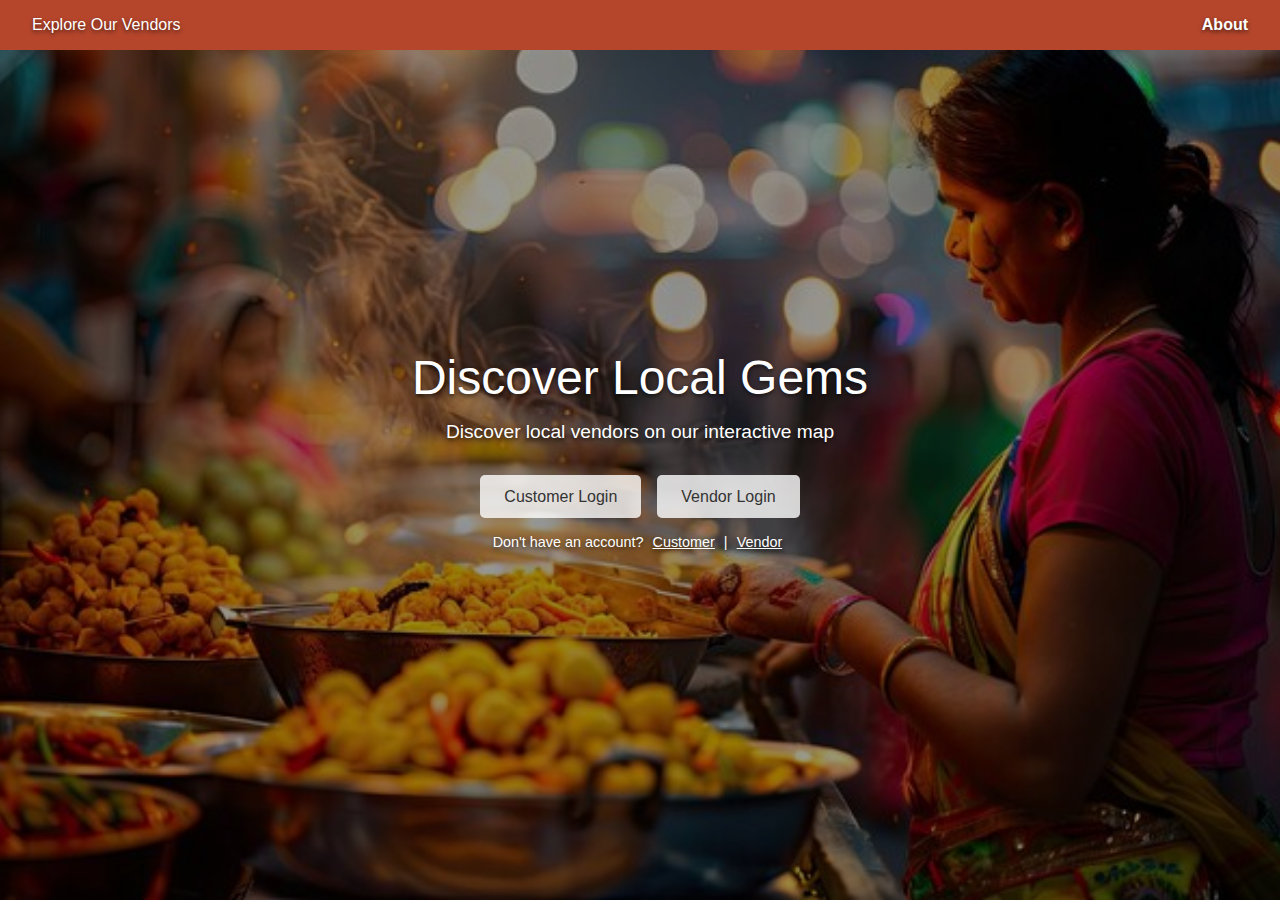
<file: index.html>
<!DOCTYPE html>
<html lang="en">
<head>
  <meta charset="UTF-8" />
  <meta name="viewport" content="width=device-width, initial-scale=1.0"/>
  <title>Local Vendor Map</title>
  <style>
    * {
      margin: 0;
      padding: 0;
      box-sizing: border-box;
    }

    body, html {
      height: 100%;
      font-family: 'Segoe UI', Tahoma, Geneva, Verdana, sans-serif;
    }

    .hero {
      background: url('assests/image.png') center/cover no-repeat;
      height: 100vh;
      display: flex;
      flex-direction: column;
      justify-content: center;
      align-items: center;
      color: white;
      text-shadow: 0 2px 4px rgba(0,0,0,0.6);
      position: relative;
    }

    .overlay {
      position: absolute;
      top: 0; left: 0;
      height: 100%; width: 100%;
      background-color: rgba(0, 0, 0, 0.4);
      z-index: 0;
    }

    .content {
      z-index: 1;
      text-align: center;
    }

    .title {
      font-size: 3rem;
      margin-bottom: 1rem;
    }

    .description {
      font-size: 1.2rem;
      margin-bottom: 2rem;
    }

    .btn-container {
      display: flex;
      gap: 1rem;
      justify-content: center;
      margin-bottom: 1rem;
    }

    .btn {
      background-color: #ffffffcc;
      border: none;
      color: #333;
      padding: 0.8rem 1.5rem;
      font-size: 1rem;
      border-radius: 5px;
      cursor: pointer;
      transition: background 0.3s;
    }

    .btn:hover {
      background-color: #f0f0f0;
    }

    .account-links {
      font-size: 0.9rem;
    }

    .account-links a {
      color: #fff;
      text-decoration: underline;
      margin: 0 5px;
    }

    .navbar {
      position: absolute;
      top: 0;
      width: 100%;
      background-color: #b5462c;
      padding: 1rem 2rem;
      display: flex;
      justify-content: space-between;
      align-items: center;
      z-index: 2;
      color: white;
    }

    .navbar a {
      color: white;
      text-decoration: none;
      font-weight: bold;
    }
  </style>

</head>
<body>
  <div class="hero">
    <div class="overlay"></div>

    <div class="navbar">
        <div>Explore Our Vendors</div>
        <div style="display: flex; gap: 1.5rem;">
          
          <a href="about.html">About</a>
        </div>
      </div>
      

    <div class="content">
      <div class="title">Discover Local Gems</div>
      <div class="description">Discover local vendors on our interactive map</div>

      <div class="btn-container">
        <button class="btn" onclick="location.href='customer-login.html'">Customer Login</button>
        <button class="btn" onclick="location.href='vendor-login.html'">Vendor Login</button>
      </div>

      <div class="account-links">
        Don't have an account?
        <a href="customer-register.html">Customer</a> |
        <a href="vendor-register.html">Vendor</a>
      </div>
    </div>
  </div>
</body>
</html>
</file>
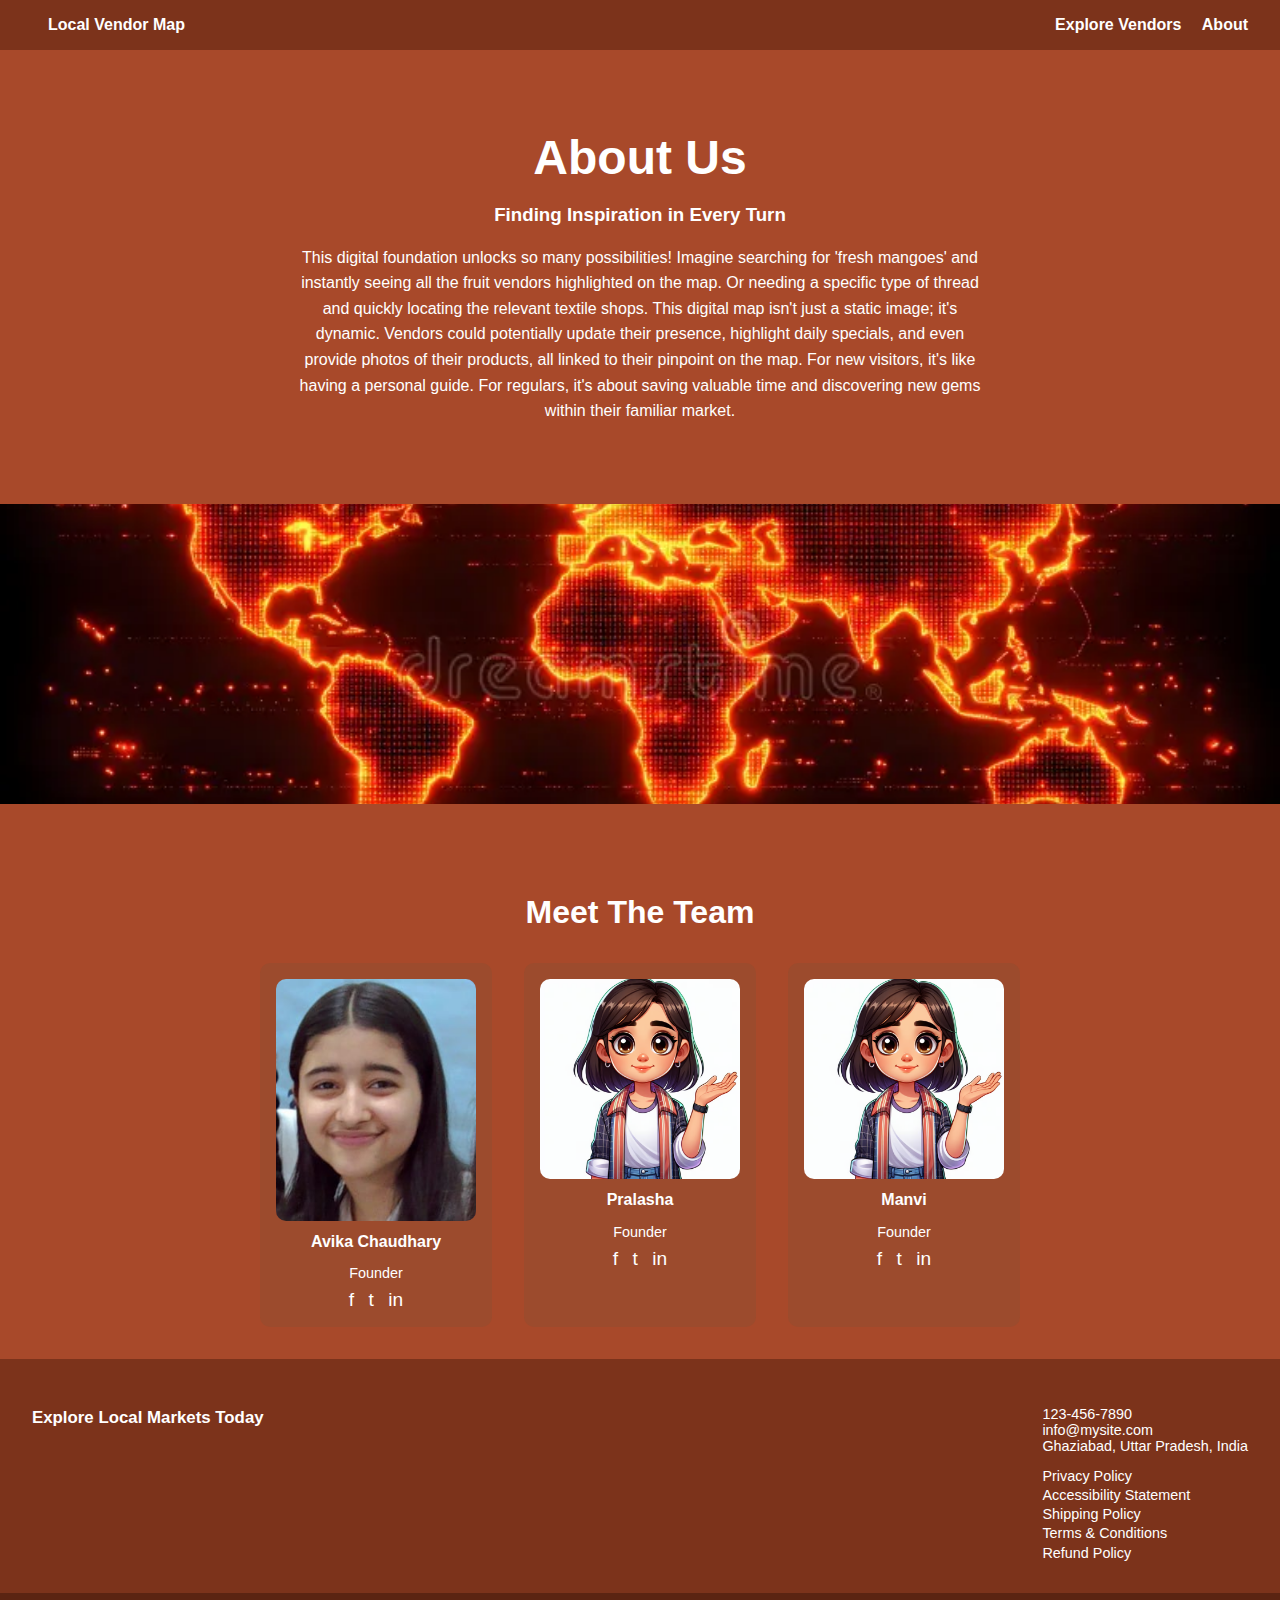
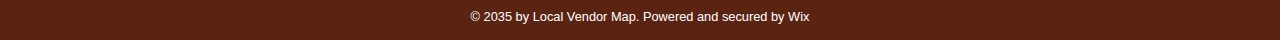
<file: about.html>
<!DOCTYPE html>
<html lang="en">
<head>
  <meta charset="UTF-8" />
  <meta name="viewport" content="width=device-width, initial-scale=1.0"/>
  <title>About Us - Local Vendor Map</title>
  <style>
    body {
      margin: 0;
      font-family: 'Segoe UI', sans-serif;
      background-color: #a8492a;
      color: white;
    }

    .navbar {
      display: flex;
      justify-content: space-between;
      align-items: center;
      padding: 1rem 2rem;
      background-color: #7c331b;
    }

    .navbar a {
      color: white;
      text-decoration: none;
      margin-left: 1rem;
      font-weight: bold;
    }

    .about-header {
      text-align: center;
      padding: 3rem 2rem;
    }

    .about-header h1 {
      font-size: 3rem;
      margin-bottom: 0.5rem;
    }

    .about-header p {
      max-width: 700px;
      margin: 0 auto;
      line-height: 1.6;
    }

    .image-divider {
      width: 100%;
      height: 300px;
      background: url('assests/abo.png') center/cover no-repeat; /* A test GIF */
      margin: 2rem 0;
  }
  

    .team-section {
      text-align: center;
      padding: 2rem;
    }

    .team-section h2 {
      font-size: 2rem;
      margin-bottom: 2rem;
    }

    .team-container {
      display: flex;
      justify-content: center;
      gap: 2rem;
      flex-wrap: wrap;
    }

    .team-member {
      background-color: #9c4b2d;
      padding: 1rem;
      border-radius: 10px;
      width: 200px;
      text-align: center;
    }

    .team-member img {
      width: 100%;
      border-radius: 10px;
    }

    .team-member h4 {
      margin: 0.5rem 0 0.2rem;
    }

    .team-member p {
      font-size: 0.9rem;
      margin-bottom: 0.5rem;
    }

    .team-member .social-icons a {
      margin: 0 5px;
      color: white;
      text-decoration: none;
      font-size: 1.2rem;
    }

    .footer {
      display: flex;
      justify-content: space-between;
      padding: 2rem;
      background-color: #7c331b;
      flex-wrap: wrap;
      font-size: 0.9rem;
    }

    .footer div {
      max-width: 300px;
    }

    .footer a {
      color: white;
      text-decoration: none;
      display: block;
      margin-top: 0.2rem;
    }

    .footer-bottom {
      text-align: center;
      padding: 1rem;
      background-color: #5b2412;
      font-size: 0.8rem;
    }

  </style>
</head>
<body>

  <div class="navbar">
    <div><a href="index.html">Local Vendor Map</a></div>
    <div>
      <a href="#">Explore Vendors</a>
      <a href="about.html">About</a>
    </div>
  </div>

  <div class="about-header">
    <h1>About Us</h1>
    <h3>Finding Inspiration in Every Turn</h3>
    <p>
      This digital foundation unlocks so many possibilities! Imagine searching for 'fresh mangoes' and instantly seeing all the fruit vendors highlighted on the map. Or needing a specific type of thread and quickly locating the relevant textile shops. This digital map isn't just a static image; it's dynamic. Vendors could potentially update their presence, highlight daily specials, and even provide photos of their products, all linked to their pinpoint on the map. For new visitors, it's like having a personal guide. For regulars, it's about saving valuable time and discovering new gems within their familiar market.
    </p>
  </div>

  <div class="image-divider"></div>

  <div class="team-section">
    <h2>Meet The Team</h2>
    <div class="team-container">
      <div class="team-member">
        <img src="assests\avika.png" alt="avika" />
        <h4>Avika Chaudhary</h4>
        <p>Founder</p>
        <div class="social-icons">
          <a href="#">f</a>
          <a href="#">t</a>
          <a href="#">in</a>
        </div>
      </div>
      <div class="team-member">
        <img src="assests\abopho.png" alt="Pralasha" />
        <h4>Pralasha</h4>
        <p>Founder</p>
        <div class="social-icons">
          <a href="#">f</a>
          <a href="#">t</a>
          <a href="#">in</a>
        </div>
      </div>
      <div class="team-member">
        <img src="assests\abopho.png" alt="Manvi" />
        <h4>Manvi</h4>
        <p>Founder</p>
        <div class="social-icons">
          <a href="#">f</a>
          <a href="#">t</a>
          <a href="#">in</a>
        </div>
      </div>
    </div>
  </div>
  

  <div class="footer">
    <div>
      <h3>Explore Local Markets Today</h3>
    </div>
    <div>
      <p>123-456-7890<br>info@mysite.com<br>Ghaziabad, Uttar Pradesh, India</p>
      <div>
        <a href="#">Privacy Policy</a>
        <a href="#">Accessibility Statement</a>
        <a href="#">Shipping Policy</a>
        <a href="#">Terms & Conditions</a>
        <a href="#">Refund Policy</a>
      </div>
    </div>
  </div>

  <div class="footer-bottom">
    © 2035 by Local Vendor Map. Powered and secured by Wix
  </div>

</body>
</html>
</file>
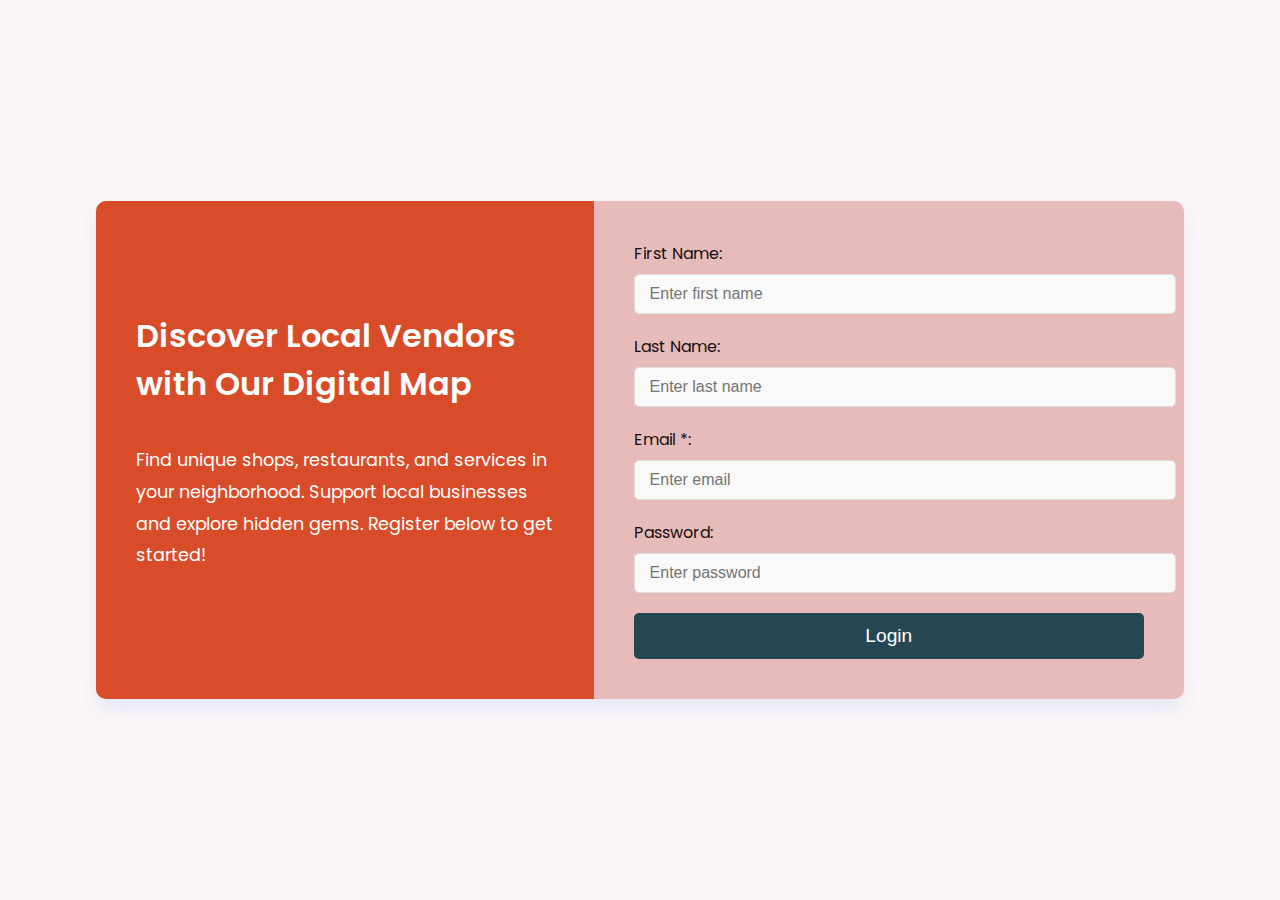
<file: customer-login.html>
<!DOCTYPE html>
<html lang="en">
<head>
    <meta charset="UTF-8">
    <meta name="viewport" content="width=device-width, initial-scale=1.0">
    <title>Login - Discover Local Vendors</title>
    <link href="https://fonts.googleapis.com/css2?family=Poppins:wght@300;400;600&display=swap" rel="stylesheet">
    <style>
        body {
            font-family: 'Poppins', sans-serif;
            background-color: #fcf7f7fa; /* Warm brown color */
            margin: 0;
            display: flex;
            justify-content: center;
            align-items: center;
            min-height: 100vh;
        }
        
        

        .container {
            display: flex;
            width: 85%;
            max-width: 1200px;
            background-color: #e8bbbb;
            border-radius: 10px;
            box-shadow: 0 10px 20px rgba(128, 171, 241, 0.2); /* Subtle shadow */
            overflow: hidden;
        }

        .left-section {
            width: 45%;
            padding: 40px;
            background-color: #d94c29;/* Soft brown-orange */
            color: white;
            display: flex;
            flex-direction: column;
            justify-content: center;
        }

        .left-section h1 {
            font-size: 2em;
            font-weight: 600;
            margin-bottom: 20px;
        }

        .left-section p {
            font-size: 1.1em;
            line-height: 1.8;
        }

        .image-container {
            margin-top: 20px;
            display: flex;
        }

        .image-container img {
            margin-right: 15px;
            max-width: 80px;
            border-radius: 8px;
            box-shadow: 0 4px 8px rgba(0, 0, 0, 0.1); /* Subtle shadow for images */
        }

        .right-section {
            width: 55%;
            padding: 40px;
            display: flex;
            flex-direction: column;
            justify-content: center;
        }

        form {
            width: 100%;
        }

        .form-group {
            margin-bottom: 20px;
        }

        .form-group label {
            display: block;
            font-weight: 400;
            margin-bottom: 8px;
            color: #150d0d; /* Dark gray */
        }

        .form-group input {
            width: 100%;
            padding: 10px 15px;
            font-size: 1em;
            border: 1px solid #DDDDDD; /* Light gray border */
            border-radius: 5px;
            background-color: #F9F9F9; /* Light background */
            outline: none;
            transition: all 0.3s ease;
        }

        .form-group input:focus {
            border-color: #F4A261; /* Matching orange tone */
            background-color: #FFFFFF;
            box-shadow: 0px 0px 5px rgba(244, 162, 97, 0.6); /* Glow effect */
        }

        button[type="submit"] {
            display: block;
            width: 100%;
            padding: 12px 20px;
            font-size: 1.2em;
            font-weight: 500;
            color: #FFFFFF;
            background-color: #264653; /* Deep blue-green */
            border: none;
            border-radius: 5px;
            cursor: pointer;
            transition: background-color 0.3s ease, transform 0.2s ease;
        }

        button[type="submit"]:hover {
            background-color: #2A9D8F; /* Brighter green-blue */
            transform: scale(1.05); /* Button grows slightly */
        }

        /* Responsive Styling */
        @media (max-width: 768px) {
            .container {
                flex-direction: column;
            }

            .left-section, .right-section {
                width: 100%;
                padding: 20px;
            }

            .left-section {
                text-align: center;
            }
             
            .image-container {
                justify-content: center;
            }
            .left-section {
                flex: 1;
                padding: 20px;
                display: flex;
                flex-direction: column;
                justify-content: center;
              }
              
              .image-container {
                margin-bottom: 20px;
              }
              
              .band-image {
                width: 100%;
                height: auto;
                display: block;
                margin-bottom: 15px;
                border-radius: 8px; /* Optional for rounded corners */
              }
        }
    </style>
</head>
<body>
    <div class="container">
        <!-- Left Section -->
        <div class="left-section">
            <h1>Discover Local Vendors with Our Digital Map</h1>
            <p>Find unique shops, restaurants, and services in your neighborhood. Support local businesses and explore hidden gems. Register below to get started!</p>
            <div class="image-container">
                <!-- Replace with your leaf image -->
                
            </div>
        </div>

        <!-- Right Section -->
        <div class="right-section">
            <form action="map.html">
                <div class="form-group">
                    <label for="firstName">First Name:</label>
                    <input type="text" id="firstName" name="firstName" placeholder="Enter first name">
                </div>
                <div class="form-group">
                    <label for="lastName">Last Name:</label>
                    <input type="text" id="lastName" name="lastName" placeholder="Enter last name">
                </div>
                <div class="form-group">
                    <label for="email">Email *:</label>
                    <input type="email" id="email" name="email" placeholder="Enter email" required>
                </div>
                <div class="form-group">
                    <label for="password">Password:</label>
                    <input type="password" id="password" name="password" placeholder="Enter password">
                </div>
                <button type="submit">Login</button>
            </form>
        </div>
    </div>
</body>
</html>
</file>
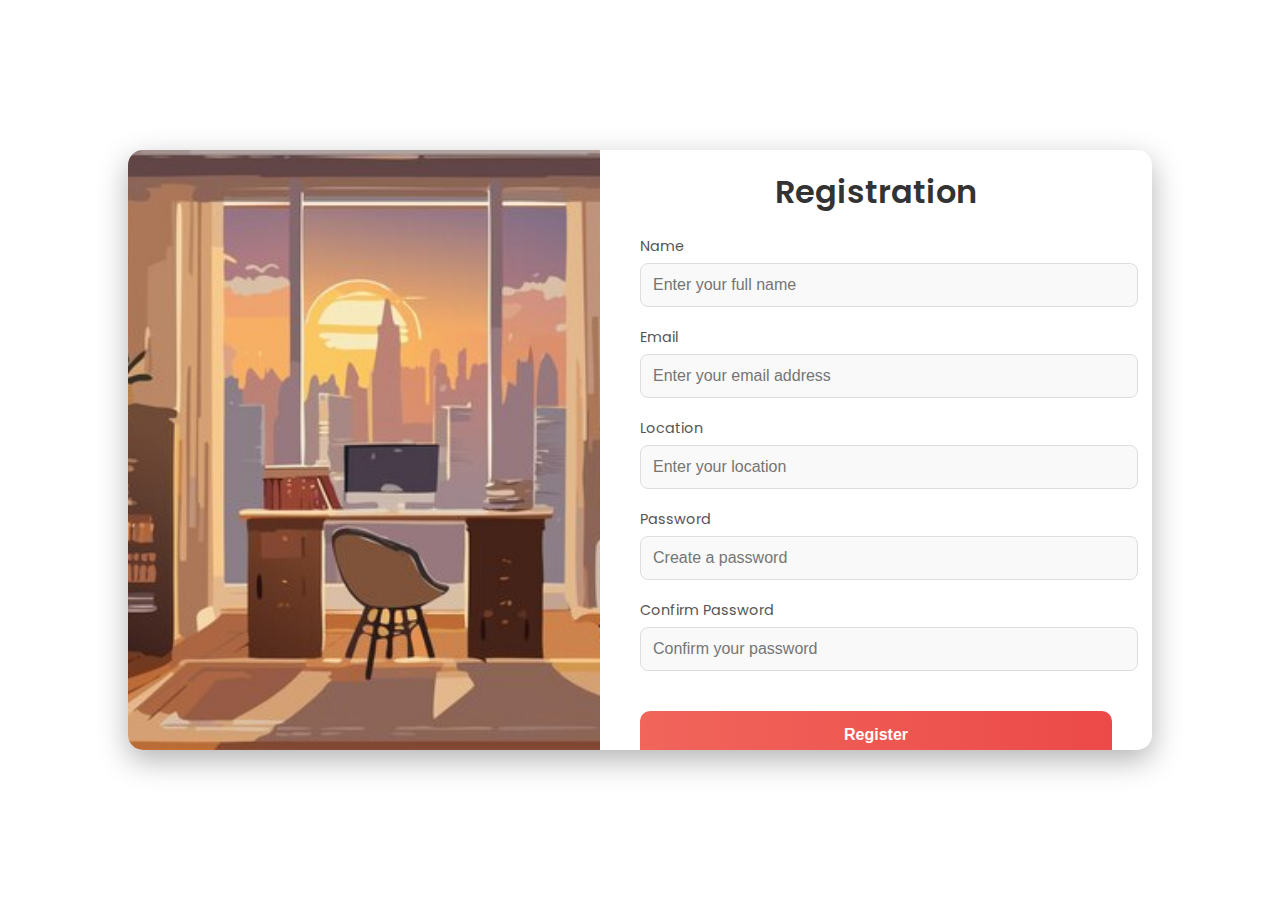
<file: customer-register.html>
<!DOCTYPE html>
<html lang="en">
<head>
    <meta charset="UTF-8">
    <meta name="viewport" content="width=device-width, initial-scale=1.0">
    <title>Customer Registration</title>
    <link href="https://fonts.googleapis.com/css2?family=Poppins:wght@300;400;600&display=swap" rel="stylesheet">
    <style>
        /* General styles */
        body {
            margin: 0;
            padding: 0;
            display: flex;
            justify-content: center;
            align-items: center;
            height: 100vh;
            font-family: 'Poppins', sans-serif;
        }

        /* Main container */
        .container {
            display: flex;
            width: 80%;
            max-width: 1200px;
            height: 600px;
            background-color: #fff;
            border-radius: 15px;
            box-shadow: 0 10px 30px rgba(0, 0, 0, 0.3);
            overflow: hidden;
        }

        /* Left section (image) */
        .left-section {
            flex: 1;
            background-image: url('image1.png'); /* Replace with your image URL */
            background-size: cover;
            background-position: center;
        }

        /* Right section (form content) */
        .right-section {
            flex: 1;
            padding: 40px;
            display: flex;
            flex-direction: column;
            justify-content: center;
        }

        .right-section h2 {
            font-size: 2rem;
            font-weight: 600;
            margin-bottom: 20px;
            text-align: center;
            color: #333;
        }

        .form-group {
            margin-bottom: 20px;
        }

        .form-group label {
            display: block;
            font-size: 0.9rem;
            color: #555;
            margin-bottom: 6px;
        }

        .form-group input {
            width: 100%;
            padding: 12px;
            font-size: 1rem;
            border: 1px solid #ddd;
            border-radius: 8px;
            background-color: #f9f9f9;
        }

        .form-group input:focus {
            border: 1px solid #7f00ff;
            outline: none;
            box-shadow: 0px 0px 8px rgba(127, 0, 255, 0.5);
            background-color: #fff;
        }

        button[type="submit"] {
            margin-top: 20px;
            width: 100%;
            padding: 15px;
            font-size: 1rem;
            font-weight: bold;
            color: white;
            border: none;
            border-radius: 10px;
            background: linear-gradient(to right, #f1655b, #ec4a48);
            cursor: pointer;
            transition: all 0.3s ease;
        }

        button[type="submit"]:hover {
            transform: translateY(-2px);
            box-shadow: 0 8px 15px rgba(127, 0, 255, 0.5);
        }

        /* Media query for mobile responsiveness */
        @media (max-width: 768px) {
            .container {
                flex-direction: column;
                height: auto;
            }

            .left-section {
                height: 200px;
            }

            .right-section {
                padding: 20px;
            }
        }
    </style>
</head>
<body>
    <div class="container">
        <!-- Left section (image) -->
        <div class="left-section">
            <!-- The image is set as the background of the div -->
        </div>

        <!-- Right section (form) -->
        <div class="right-section">
            <h2>Registration</h2>
            <form action="map.html">
                <div class="form-group">
                    <label for="name">Name</label>
                    <input type="text" id="name" name="name" placeholder="Enter your full name" required>
                </div>
                <div class="form-group">
                    <label for="email">Email</label>
                    <input type="email" id="email" name="email" placeholder="Enter your email address" required>
                </div>
                <div class="form-group">
                    <label for="location">Location</label>
                    <input type="text" id="location" name="location" placeholder="Enter your location" required>
                </div>
                <div class="form-group">
                    <label for="password">Password</label>
                    <input type="password" id="password" name="password" placeholder="Create a password" required>
                </div>
                <div class="form-group">
                    <label for="confirmPassword">Confirm Password</label>
                    <input type="password" id="confirmPassword" name="confirmPassword" placeholder="Confirm your password" required>
                </div>
                <button type="submit">Register</button>
            </form>
        </div>
    </div>
</body>
</html>
</file>
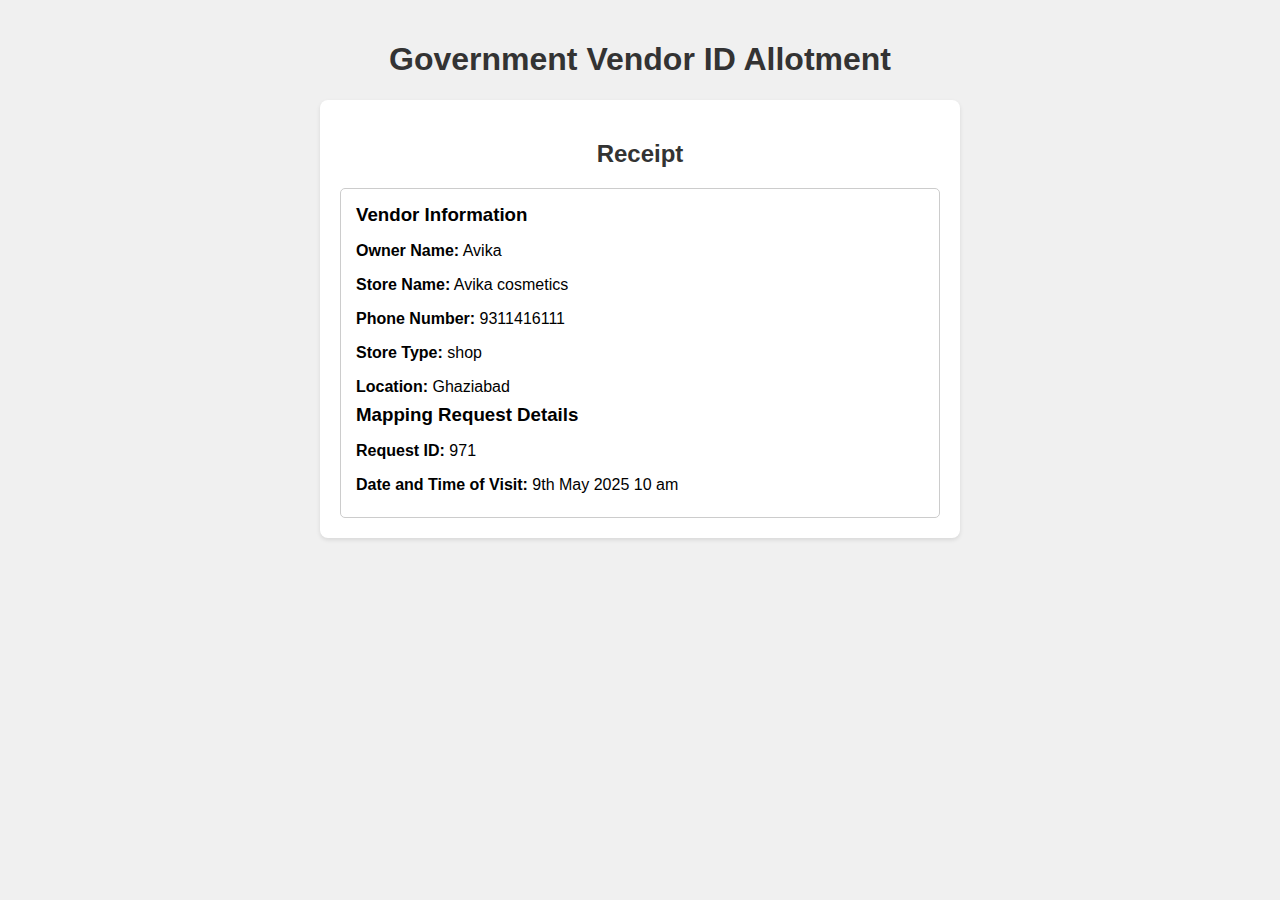
<file: govern.html>
<!DOCTYPE html>
<html lang="en">

<head>
    <meta charset="UTF-8">
    <meta name="viewport" content="width=device-width, initial-scale=1.0">
    <title>Government Vendor ID Allotment</title>
    <style>
        body {
            font-family: sans-serif;
            background-color: #f0f0f0;
            margin: 0;
            padding: 20px;
            display: flex;
            flex-direction: column;
            align-items: center;
        }

        .container {
            background-color: white;
            border-radius: 8px;
            box-shadow: 0 2px 4px rgba(0, 0, 0, 0.1);
            padding: 20px;
            width: 80%;
            max-width: 600px;
            margin-bottom: 20px;
        }

        h1,
        h2 {
            text-align: center;
            color: #333;
        }

        .receipt {
            margin-top: 20px;
            border: 1px solid #ccc;
            padding: 15px;
            border-radius: 5px;
        }

        .receipt h3 {
            margin-top: 0;
            margin-bottom: 10px;
        }

        .receipt p {
            margin-bottom: 8px;
        }
    </style>
</head>

<body>
    <h1>Government Vendor ID Allotment</h1>
    <div class="container">
        <h2>Receipt</h2>
        <div class="receipt">
            <h3>Vendor Information</h3>
            <p><strong>Owner Name:</strong> Avika</p>
            <p><strong>Store Name:</strong> Avika cosmetics</p>
            <p><strong>Phone Number:</strong> 9311416111</p>
            <p><strong>Store Type:</strong> shop</p>
            <p><strong>Location:</strong> Ghaziabad</p>
            <h3>Mapping Request Details</h3>
            <p><strong>Request ID:</strong> 971</p>
            <p><strong>Date and Time of Visit:</strong> 9th May 2025 10 am</p>
        </div>
    </div>
</body>

</html>
</file>
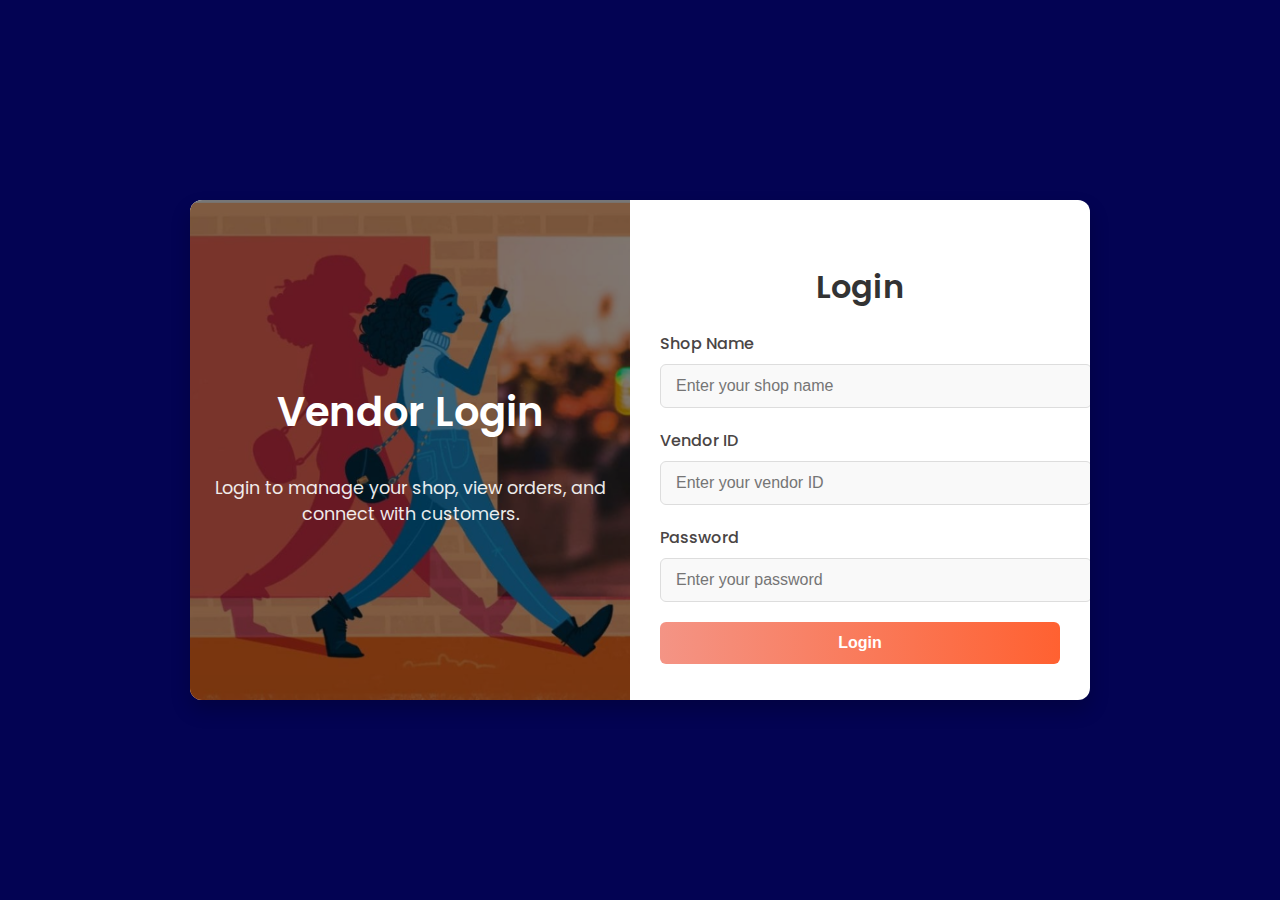
<file: vendor-login.html>
<!DOCTYPE html>
<html lang="en">
<head>
    <meta charset="UTF-8">
    <meta name="viewport" content="width=device-width, initial-scale=1.0">
    <title>Vendor Login</title>
    <link href="https://fonts.googleapis.com/css2?family=Poppins:wght@300;400;600&display=swap" rel="stylesheet">
    <style>
        /* General Body Styling */
        body {
            font-family: 'Poppins', sans-serif;
            margin: 0;
            padding: 0;
            display: flex;
            justify-content: center;
            align-items: center;
            min-height: 100vh;
            background: linear-gradient(to right, #030353, #030353); /* Gradient background for the page */
        }

        /* Main container for the login page */
        .container {
            display: flex;
            width: 85%;
            max-width: 900px;
            height: 500px;
            background-color: #fff;
            border-radius: 12px;
            overflow: hidden;
            box-shadow: 0 10px 20px rgba(0, 0, 0, 0.2);
        }

        /* Left Section Styling (Image + Gradient) */
        .left-section {
            flex: 1;
            background-image: url('assests/vendorlog.png'); /* Replace with your desired image */
            background-size: cover;
            background-position: center;
            position: relative;
            display: flex;
            flex-direction: column;
            justify-content: center;
            align-items: center;
            padding: 20px;
            color: #ffffff;
        }

        .left-section::before {
            content: "";
            position: absolute;
            top: 0;
            left: 0;
            width: 100%;
            height: 100%;
            background: rgba(0, 0, 0, 0.5); /* Adds an overlay on the background image */
            z-index: 1;
        }

        .left-section h1,
        .left-section p {
            position: relative;
            z-index: 2; /* Ensures text appears above the overlay */
        }

        .left-section h1 {
            font-size: 2.5rem;
            font-weight: 600;
            margin-bottom: 15px;
            text-align: center;
        }

        .left-section p {
            font-size: 1.1rem;
            text-align: center;
            opacity: 0.9;
        }

        /* Right Section Styling (Login Form) */
        .right-section {
            flex: 1;
            padding: 40px 30px;
            display: flex;
            flex-direction: column;
            justify-content: center;
        }

        .right-section h2 {
            text-align: center;
            font-size: 2rem;
            font-weight: 600;
            margin-bottom: 20px;
            color: #333;
        }

        .form-group {
            margin-bottom: 20px;
        }

        .form-group label {
            display: block;
            font-weight: 500;
            margin-bottom: 8px;
            color: #4a4545;
        }

        .form-group input {
            width: 100%;
            padding: 12px 15px;
            font-size: 1rem;
            border: 1px solid #ddd;
            border-radius: 6px;
            background-color: #f9f9f9;
            outline: none;
            transition: 0.3s;
        }

        .form-group input:focus {
            background-color: #ffffff;
            border-color: #4facfe;
            box-shadow: 0 4px 8px rgba(79, 172, 254, 0.3); /* Focus Glow */
        }

        button[type="submit"] {
            width: 100%;
            padding: 12px 20px;
            font-size: 1rem;
            font-weight: 600;
            color: #ffffff;
            background: linear-gradient(to right, #f49485, #ff6131);
            border: none;
            border-radius: 6px;
            cursor: pointer;
            transition: transform 0.2s ease, box-shadow 0.2s ease;
        }

        button[type="submit"]:hover {
            transform: translateY(-2px);
            box-shadow: 0 6px 12px rgba(79, 172, 254, 0.4);
        }

        /* Media Query for Responsive Design */
        @media (max-width: 768px) {
            .container {
                flex-direction: column;
                height: auto;
            }

            .left-section,
            .right-section {
                width: 100%;
                height: auto;
            }

            .left-section {
                padding: 20px;
            }
        }
    </style>
</head>
<body>
    <div class="container">
        <!-- Left Side with Background Image -->
        <div class="left-section">
            <h1>Vendor Login</h1>
            <p>Login to manage your shop, view orders, and connect with customers.</p>
        </div>

        <!-- Right Side with Form -->
        <div class="right-section">
            <h2>Login</h2>
            <form id="vendorLoginForm" onsubmit="redirectToVendor(event)">
                <div class="form-group">
                    <label for="shopName">Shop Name</label>
                    <input type="text" id="shopName" name="shopName" placeholder="Enter your shop name" required>
                </div>
                <div class="form-group">
                    <label for="vendorId">Vendor ID</label>
                    <input type="text" id="vendorId" name="vendorId" placeholder="Enter your vendor ID" required>
                </div>
                <div class="form-group">
                    <label for="password">Password</label>
                    <input type="password" id="password" name="password" placeholder="Enter your password" required>
                </div>
                <button type="submit">Login</button>
            </form>
        </div>
    </div>
    <script>
        // Redirect to specific vendor ID page
        function redirectToVendor(event) {
            event.preventDefault(); // Prevent form's default behavior (refreshing the page)
            const vendorId = document.getElementById('vendorId').value.trim(); // Get the entered Vendor ID
            if (vendorId) {
                window.location.href = `${vendorId}.html`; // Redirect to vendor-specific page
            } else {
                alert('Please enter a valid Vendor ID'); // Alert if Vendor ID is empty
            }
        }
    </script>
</body>
</html>
</file>
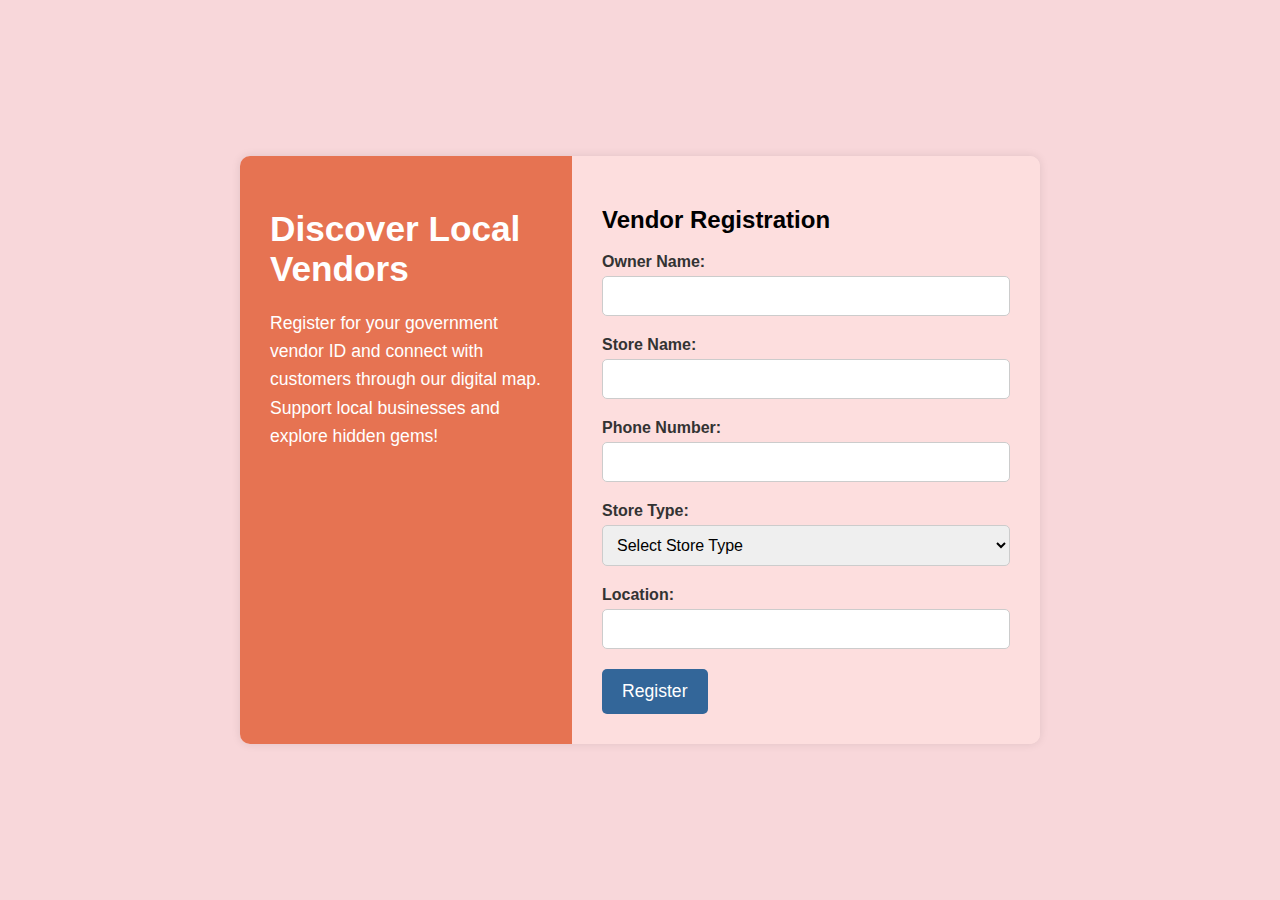
<file: vendor-register.html>
<!DOCTYPE html>
<html lang="en">

<head>
    <meta charset="UTF-8">
    <meta name="viewport" content="width=device-width, initial-scale=1.0">
    <title>Vendor Registration</title>
    <style>
        body {
            font-family: sans-serif;
            background-color: #f8d7da;
            margin: 0;
            display: flex;
            justify-content: center;
            align-items: center;
            min-height: 100vh;
        }

        .container {
            display: flex;
            width: 80%;
            max-width: 800px;
            background-color: #fddede;
            border-radius: 10px;
            overflow: hidden;
            box-shadow: 0 0 10px rgba(0, 0, 0, 0.1);
        }

        .left-section {
            width: 40%;
            padding: 30px;
            background-color: #e67352;
            color: white;
        }

        .left-section h1 {
            font-size: 2.2em;
            margin-bottom: 20px;
        }

        .left-section p {
            font-size: 1.1em;
            line-height: 1.6;
        }

        .right-section {
            width: 60%;
            padding: 30px;
            background-color: #fddede;
        }

        .form-group {
            margin-bottom: 20px;
        }

        .form-group label {
            display: block;
            font-weight: bold;
            margin-bottom: 5px;
            color: #333;
        }

        .form-group input,
        .form-group select {
            width: 100%;
            padding: 10px;
            border: 1px solid #ccc;
            border-radius: 5px;
            font-size: 1em;
            box-sizing: border-box;
        }

        button {
            background-color: #336699;
            color: white;
            padding: 12px 20px;
            border: none;
            border-radius: 5px;
            cursor: pointer;
            font-size: 1.1em;
        }

        button:hover {
            background-color: #234466;
        }

        @media (max-width: 768px) {
            .container {
                flex-direction: column;
            }

            .left-section,
            .right-section {
                width: 100%;
                padding: 20px;
            }
        }

    </style>
</head>

<body>
    <div class="container">
        <div class="left-section">
            <h1>Discover Local Vendors</h1>
            <p>Register for your government vendor ID and connect with customers through our digital map. Support local businesses and explore hidden gems!</p>
        </div>
        <div class="right-section">
            <h2>Vendor Registration</h2>
            <form id="vendorForm" onsubmit="submitForm(event)">
                <div class="form-group">
                    <label for="ownerName">Owner Name:</label>
                    <input type="text" id="ownerName" name="ownerName" required>
                </div>
                <div class="form-group">
                    <label for="storeName">Store Name:</label>
                    <input type="text" id="storeName" name="storeName" required>
                </div>
                <div class="form-group">
                    <label for="phoneNumber">Phone Number:</label>
                    <input type="text" id="phoneNumber" name="phoneNumber" required>
                </div>
                <div class="form-group">
                    <label for="storeType">Store Type:</label>
                    <select id="storeType" name="storeType" required>
                        <option value="">Select Store Type</option>
                        <option value="restaurant">Restaurant</option>
                        <option value="shop">Shop</option>
                        <option value="service">Service</option>
                        <option value="other">Other</option>
                    </select>
                </div>
                <div class="form-group">
                    <label for="location">Location:</label>
                    <input type="text" id="location" name="location" required>
                </div>
                <button type="submit">Register</button>
            </form>
        </div>
    </div>

    <script>
        function submitForm(event) {
            event.preventDefault(); // Prevent default form submission

            // Collect form data
            const formData = {
                ownerName: document.getElementById('ownerName').value,
                storeName: document.getElementById('storeName').value,
                phoneNumber: document.getElementById('phoneNumber').value,
                storeType: document.getElementById('storeType').value,
                location: document.getElementById('location').value
            };

            // Convert to JSON
            const jsonData = JSON.stringify(formData, null, 2);

            // Create a download link for the JSON file
            const filename = "vendor_data.json";
            const blob = new Blob([jsonData], { type: 'application/json' });
            const url = URL.createObjectURL(blob);

            const a = document.createElement('a');
            a.href = url;
            a.download = filename;
            document.body.appendChild(a);
            a.click();
            document.body.removeChild(a);
            URL.revokeObjectURL(url);

            // Redirect to govern.html with JSON data in URL
            window.location.href = 'govern.html?vendorData=' + encodeURIComponent(jsonData);
        }
    </script>
</body>

</html>
</file>
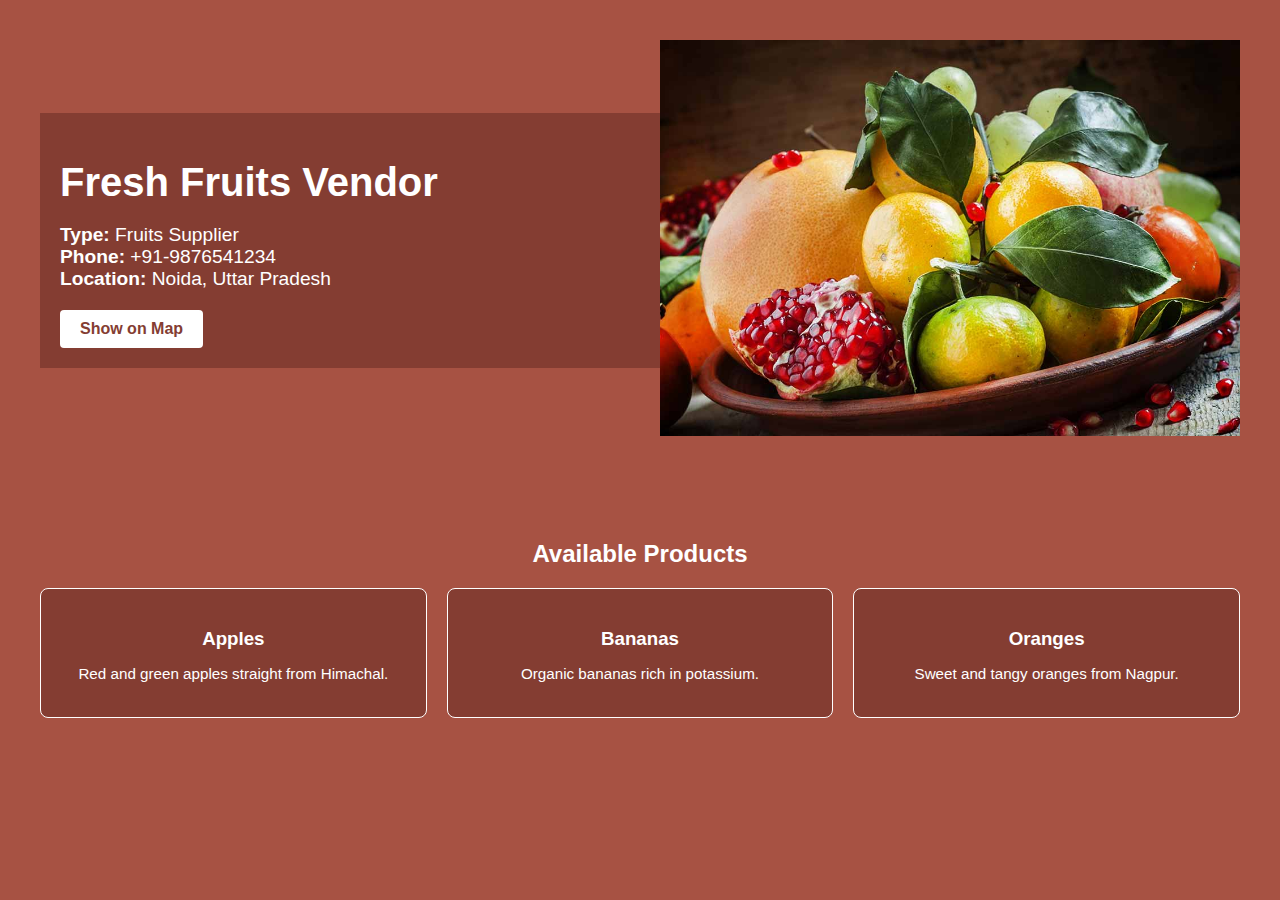
<file: vendor1.html>
<!DOCTYPE html>
<html lang="en">
<head>
  <meta charset="UTF-8" />
  <meta name="viewport" content="width=device-width, initial-scale=1.0" />
  <title>Fresh Fruits Vendor</title>
  <style>
    body {
      font-family: Arial, sans-serif;
      margin: 0;
      padding: 0;
      background-color: #a75243;
      color: white;
    }
    .hero-section {
      display: flex;
      flex-wrap: wrap;
      align-items: center;
      padding: 40px;
    }
    .hero-text {
      flex: 1 1 300px;
      padding: 20px;
      background-color: #843d32;
    }
    .hero-text h1 {
      font-size: 2.5em;
      margin-bottom: 10px;
    }
    .hero-text p {
      font-size: 1.2em;
      margin-bottom: 20px;
    }
    .hero-text a {
      display: inline-block;
      padding: 10px 20px;
      background-color: white;
      color: #843d32;
      text-decoration: none;
      border-radius: 4px;
      font-weight: bold;
    }
    .hero-img {
      flex: 1 1 300px;
    }
    .hero-img img {
      width: 100%;
      height: auto;
    }
    .product-section {
      padding: 40px;
      text-align: center;
    }
    .product-section h2 {
      margin-bottom: 20px;
    }
    .products {
      display: grid;
      grid-template-columns: repeat(auto-fit, minmax(200px, 1fr));
      gap: 20px;
    }
    .product-card {
      background-color: #843d32;
      border: 1px solid #fff;
      padding: 20px;
      border-radius: 8px;
    }
    .product-card h3 {
      margin-bottom: 10px;
    }
    .product-card p {
      font-size: 0.95em;
    }
  </style>
</head>
<body>
  <section class="hero-section">
    <div class="hero-text">
      <h1>Fresh Fruits Vendor</h1>
      <p><strong>Type:</strong> Fruits Supplier<br>
         <strong>Phone:</strong> +91-9876541234<br>
         <strong>Location:</strong> Noida, Uttar Pradesh
      </p>
      <a href="map.html">Show on Map</a>
    </div>
    <div class="hero-img">
      <img src="assests\fru.png" alt="Fresh Fruits">
    </div>
  </section>

  <section class="product-section">
    <h2>Available Products</h2>
    <div class="products">
      <div class="product-card">
        <h3>Apples</h3>
        <p>Red and green apples straight from Himachal.</p>
      </div>
      <div class="product-card">
        <h3>Bananas</h3>
        <p>Organic bananas rich in potassium.</p>
      </div>
      <div class="product-card">
        <h3>Oranges</h3>
        <p>Sweet and tangy oranges from Nagpur.</p>
      </div>
    </div>
  </section>
</body>
</html>
</file>
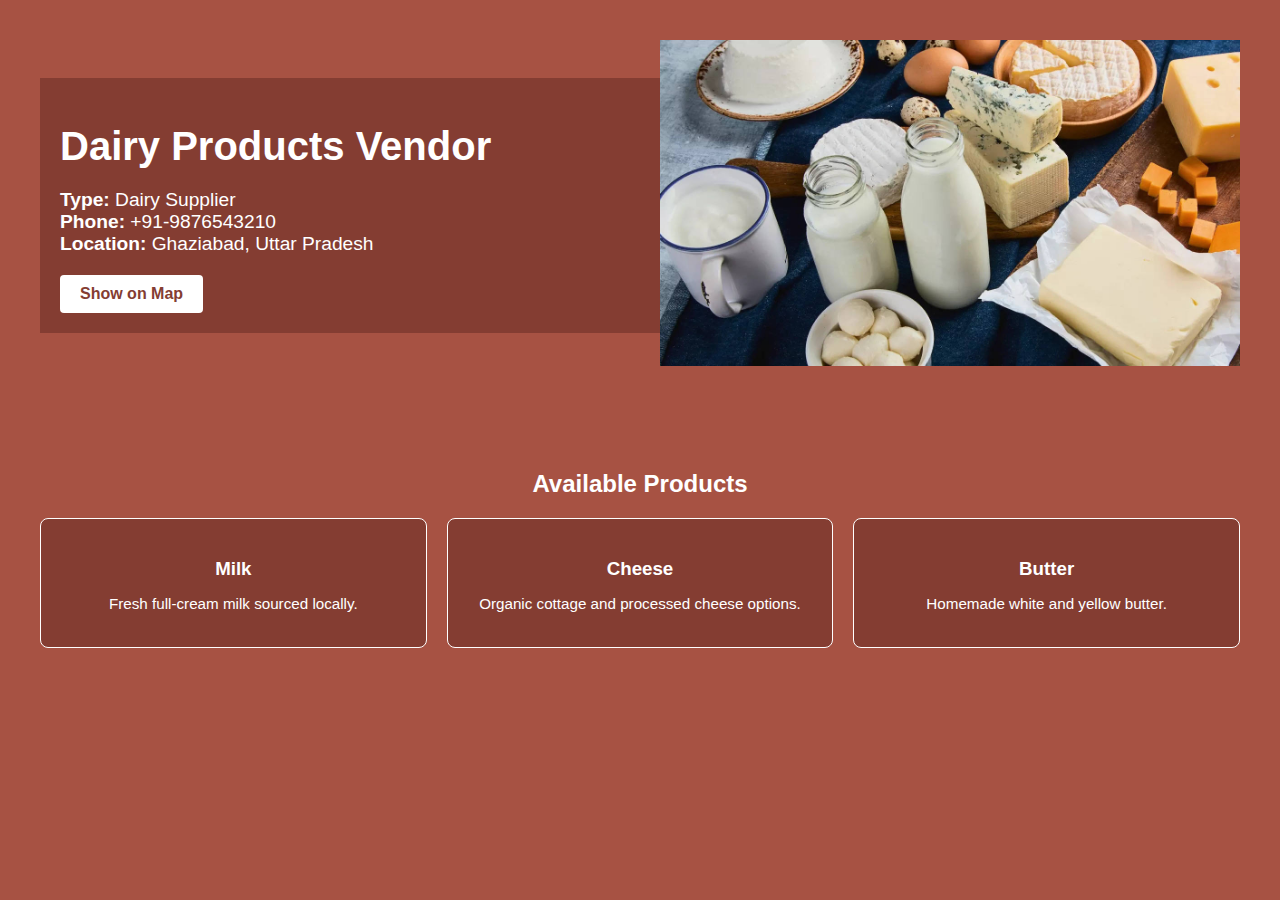
<file: vendor3.html>
<!DOCTYPE html>
<html lang="en">
<head>
  <meta charset="UTF-8" />
  <meta name="viewport" content="width=device-width, initial-scale=1.0" />
  <title>Dairy Products Vendor</title>
  <style>
    body {
      font-family: Arial, sans-serif;
      margin: 0;
      padding: 0;
      background-color: #a75243;
      color: white;
    }
    .hero-section {
      display: flex;
      flex-wrap: wrap;
      align-items: center;
      padding: 40px;
    }
    .hero-text {
      flex: 1 1 300px;
      padding: 20px;
      background-color: #843d32;
    }
    .hero-text h1 {
      font-size: 2.5em;
      margin-bottom: 10px;
    }
    .hero-text p {
      font-size: 1.2em;
      margin-bottom: 20px;
    }
    .hero-text a {
      display: inline-block;
      padding: 10px 20px;
      background-color: white;
      color: #843d32;
      text-decoration: none;
      border-radius: 4px;
      font-weight: bold;
    }
    .hero-img {
      flex: 1 1 300px;
    }
    .hero-img img {
      width: 100%;
      height: auto;
    }
    .product-section {
      padding: 40px;
      text-align: center;
    }
    .product-section h2 {
      margin-bottom: 20px;
    }
    .products {
      display: grid;
      grid-template-columns: repeat(auto-fit, minmax(200px, 1fr));
      gap: 20px;
    }
    .product-card {
      background-color: #843d32;
      border: 1px solid #fff;
      padding: 20px;
      border-radius: 8px;
    }
    .product-card h3 {
      margin-bottom: 10px;
    }
    .product-card p {
      font-size: 0.95em;
    }
  </style>
</head>
<body>
  <section class="hero-section">
    <div class="hero-text">
      <h1>Dairy Products Vendor</h1>
      <p><strong>Type:</strong> Dairy Supplier<br>
         <strong>Phone:</strong> +91-9876543210<br>
         <strong>Location:</strong> Ghaziabad, Uttar Pradesh
      </p>
      <a href="map.html">Show on Map</a>
    </div>
    <div class="hero-img">
      <img src="assests\108571967.jpg" alt="Dairy Products">
    </div>
  </section>

  <section class="product-section">
    <h2>Available Products</h2>
    <div class="products">
      <div class="product-card">
        <h3>Milk</h3>
        <p>Fresh full-cream milk sourced locally.</p>
      </div>
      <div class="product-card">
        <h3>Cheese</h3>
        <p>Organic cottage and processed cheese options.</p>
      </div>
      <div class="product-card">
        <h3>Butter</h3>
        <p>Homemade white and yellow butter.</p>
      </div>
    </div>
  </section>
</body>
</html>
</file>
